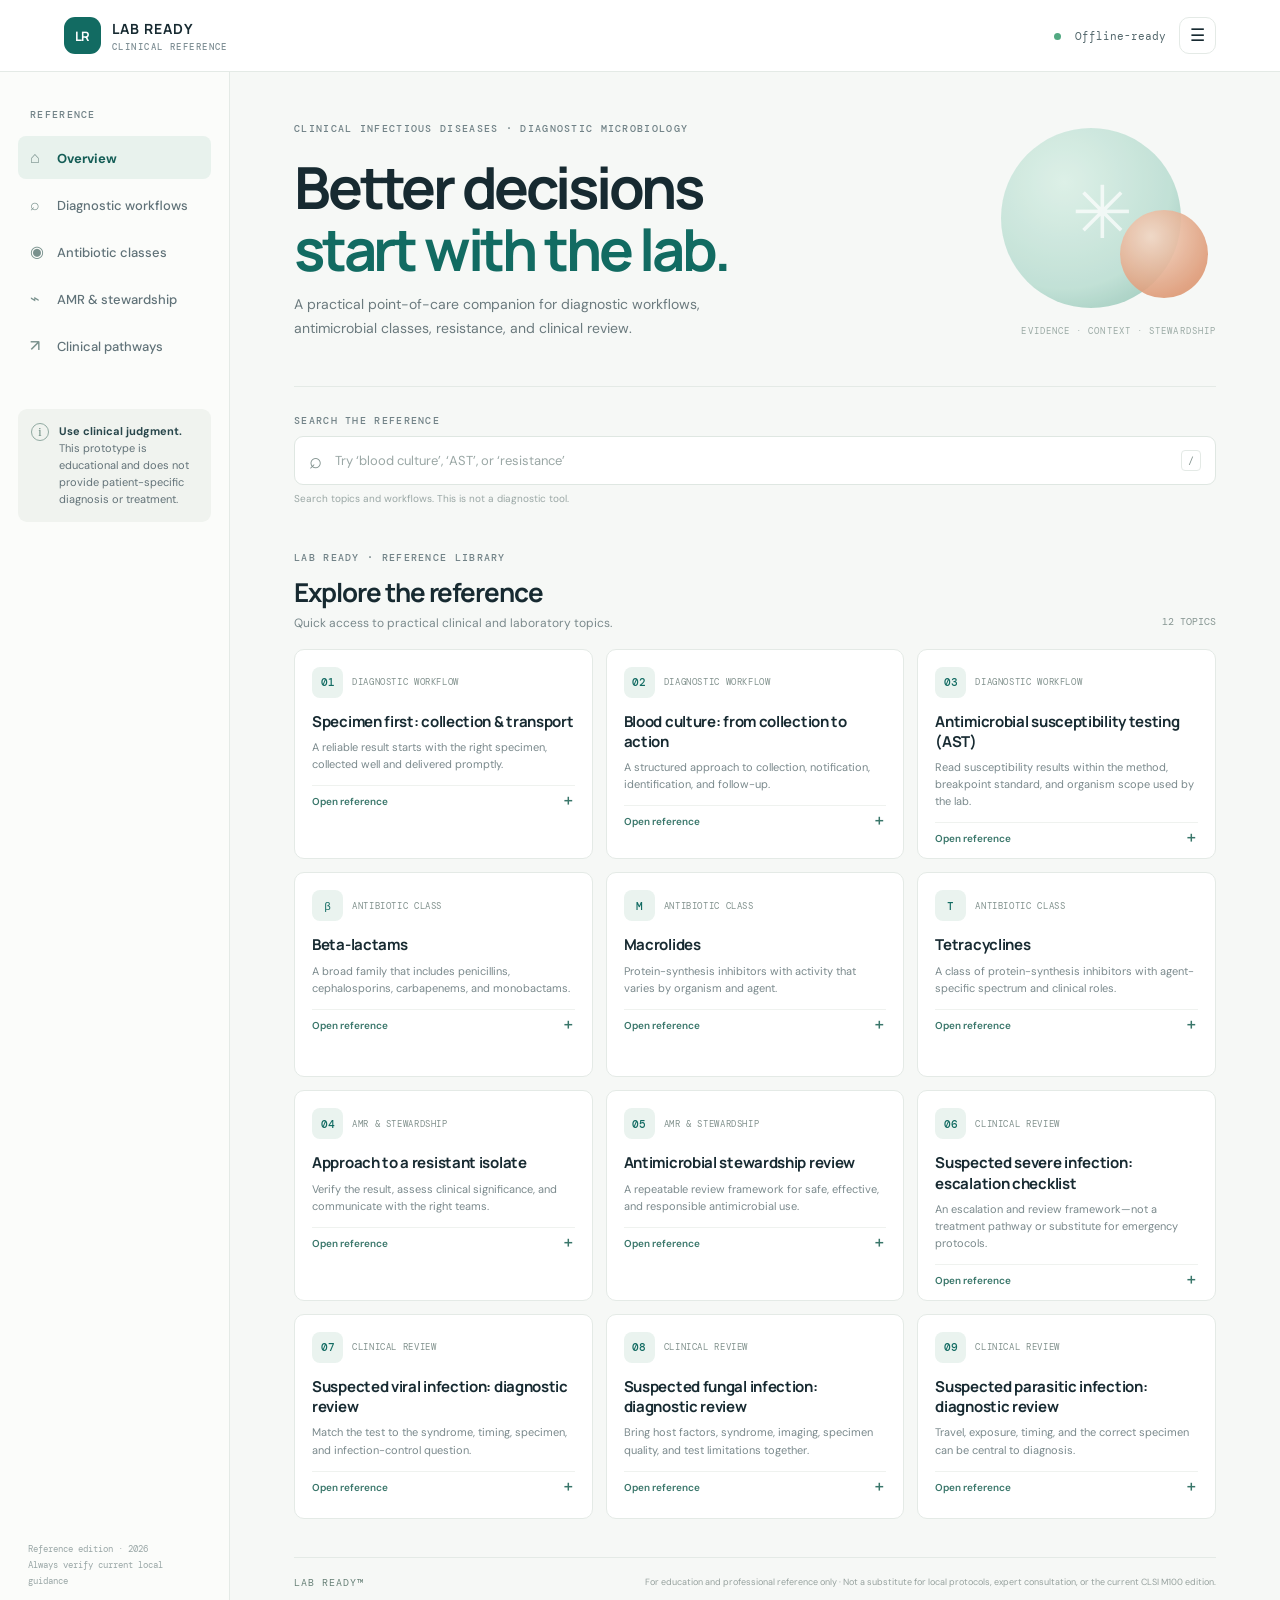
<file: index.html>
<!doctype html>
<html lang="en">
<head>
  <meta charset="utf-8" />
  <meta name="viewport" content="width=device-width, initial-scale=1" />
  <meta name="theme-color" content="#102b36" />
  <meta name="description" content="An offline-ready clinical infectious diseases and diagnostic microbiology reference prototype." />
  <link rel="manifest" href="manifest.webmanifest" />
  <link rel="icon" href="icon.svg" type="image/svg+xml" />
  <link rel="stylesheet" href="styles.css" />
  <title>LAB READY — Infectious Diseases Reference</title>
</head>
<body>
  <header class="topbar">
    <a class="brand" href="#home" aria-label="LAB READY home"><span class="brand-mark">LR</span><span>LAB <b>READY</b><small>CLINICAL REFERENCE</small></span></a>
    <div class="top-actions"><span class="offline-pill"><i></i> Offline-ready</span><button class="icon-button" id="installBtn" hidden aria-label="Install app">↓</button><button class="icon-button" id="menuBtn" aria-label="Open navigation" aria-expanded="false">☰</button></div>
  </header>
  <div class="layout">
    <aside class="sidebar" id="sidebar">
      <div class="nav-label">REFERENCE</div>
      <nav aria-label="Main navigation">
        <button class="nav-link active" data-view="home"><span>⌂</span> Overview</button>
        <button class="nav-link" data-view="workflows"><span>⌕</span> Diagnostic workflows</button>
        <button class="nav-link" data-view="antibiotics"><span>◉</span> Antibiotic classes</button>
        <button class="nav-link" data-view="resistance"><span>⌁</span> AMR & stewardship</button>
        <button class="nav-link" data-view="pathways"><span>↗</span> Clinical pathways</button>
      </nav>
      <div class="sidebar-note"><span class="note-icon">i</span><p><b>Use clinical judgment.</b><br>This prototype is educational and does not provide patient-specific diagnosis or treatment.</p></div>
      <div class="sidebar-footer">Reference edition · 2026<br>Always verify current local guidance</div>
    </aside>
    <main id="main" tabindex="-1">
      <section class="hero" id="hero">
        <div class="hero-copy"><span class="eyebrow">CLINICAL INFECTIOUS DISEASES · DIAGNOSTIC MICROBIOLOGY</span><h1>Better decisions<br><em>start with the lab.</em></h1><p>A practical point-of-care companion for diagnostic workflows, antimicrobial classes, resistance, and clinical review.</p></div>
        <div class="hero-art" aria-hidden="true"><div class="orb orb-one"></div><div class="orb orb-two"></div><div class="hero-cross">✳</div><div class="hero-caption">EVIDENCE · CONTEXT · STEWARDSHIP</div></div>
      </section>
      <section class="search-wrap" aria-label="Search reference"><label for="search">SEARCH THE REFERENCE</label><div class="search-box"><span aria-hidden="true">⌕</span><input id="search" type="search" placeholder="Try ‘blood culture’, ‘AST’, or ‘resistance’" autocomplete="off"><kbd>/</kbd></div><p class="search-hint">Search topics and workflows. This is not a diagnostic tool.</p></section>
      <section id="content" aria-live="polite"></section>
      <footer class="page-footer"><span>LAB READY™</span><span>For education and professional reference only · Not a substitute for local protocols, expert consultation, or the current CLSI M100 edition.</span></footer>
    </main>
  </div>
  <script src="app.js" defer></script>
</body>
</html>
</file>
<file: styles.css>
@import url('https://fonts.googleapis.com/css2?family=DM+Mono:wght@400;500&family=DM+Sans:wght@400;500;600;700&family=Manrope:wght@400;500;600;700;800&display=swap');
:root{--ink:#172a31;--muted:#61747a;--paper:#f6f8f6;--line:#e4eae6;--teal:#126b62;--mint:#dff1e9;--orange:#dc895b;--navy:#102b36}*{box-sizing:border-box}body{margin:0;background:var(--paper);color:var(--ink);font-family:'DM Sans',system-ui,sans-serif;font-size:15px}.topbar{height:72px;background:#fff;border-bottom:1px solid var(--line);display:flex;align-items:center;justify-content:space-between;padding:0 clamp(18px,5vw,76px);position:sticky;top:0;z-index:5}.brand{display:flex;align-items:center;gap:11px;text-decoration:none;color:var(--ink);font:700 14px Manrope,sans-serif;letter-spacing:.07em}.brand small{display:block;color:#809096;font:500 9px 'DM Mono',monospace;letter-spacing:.16em;margin-top:3px}.brand-mark{background:var(--teal);color:white;width:37px;height:37px;border-radius:11px;display:grid;place-items:center;letter-spacing:-.04em;font:700 13px Manrope}.top-actions{display:flex;align-items:center;gap:13px}.offline-pill{font:11px 'DM Mono',monospace;color:#52666b}.offline-pill i{display:inline-block;width:7px;height:7px;background:#52a982;border-radius:50%;margin-right:7px}.icon-button{width:37px;height:37px;border:1px solid var(--line);border-radius:10px;background:#fff;color:var(--ink);font-size:17px;cursor:pointer}.layout{display:grid;grid-template-columns:230px minmax(0,1fr);max-width:1440px;margin:auto;min-height:calc(100vh - 72px)}.sidebar{border-right:1px solid var(--line);padding:36px 18px 24px;display:flex;flex-direction:column;background:#fbfcfa}.nav-label,.eyebrow,.search-wrap>label{font:500 10px 'DM Mono',monospace;letter-spacing:.13em;color:#718287}.nav-label{padding:0 12px 15px}.sidebar nav{display:grid;gap:4px}.nav-link{height:43px;border:0;border-radius:8px;background:transparent;color:#607278;text-align:left;padding:0 12px;font:500 13px 'DM Sans',sans-serif;cursor:pointer}.nav-link span{display:inline-block;width:24px;color:#79918d;font-size:16px}.nav-link:hover,.nav-link.active{background:#e8f2ed;color:#145d56}.nav-link.active{font-weight:700}.sidebar-note{margin-top:42px;padding:14px 13px;background:#f0f3ef;border-radius:9px;color:#627278;display:flex;gap:10px;font-size:11px;line-height:1.55}.sidebar-note p{margin:0}.sidebar-note b{color:#28464b}.note-icon{flex:0 0 18px;width:18px;height:18px;border:1px solid #91aaa2;color:#63857a;border-radius:50%;display:grid;place-items:center;font:12px Georgia}.sidebar-footer{margin-top:auto;padding:20px 10px 0;color:#9aa7a7;font:9px/1.8 'DM Mono',monospace}main{min-width:0;padding:0 clamp(20px,5vw,72px);outline:none}.hero{min-height:278px;display:flex;align-items:center;justify-content:space-between;overflow:hidden;border-bottom:1px solid var(--line);position:relative}.hero-copy{padding:45px 0;max-width:570px;position:relative;z-index:1}.hero h1{font:700 clamp(38px,5vw,58px)/1.07 Manrope,sans-serif;letter-spacing:-.055em;margin:19px 0 13px}.hero h1 em{font-style:normal;color:var(--teal)}.hero-copy>p{max-width:490px;color:#6b7a7e;font-size:14px;line-height:1.7;margin:0}.hero-art{width:35%;height:220px;position:relative;min-width:210px}.orb{position:absolute;border-radius:50%;filter:blur(.2px)}.orb-one{width:180px;height:180px;right:35px;top:9px;background:radial-gradient(circle at 35% 30%,#d9efe5,#b9ddd1 62%,#7db7a5);opacity:.85}.orb-two{width:88px;height:88px;right:8px;top:91px;background:radial-gradient(circle at 35% 30%,#f4d8c6,#de9975 75%);opacity:.9}.hero-cross{position:absolute;right:83px;top:47px;font-size:73px;color:#fff;opacity:.72}.hero-caption{position:absolute;bottom:2px;right:0;color:#9baaa5;font:9px 'DM Mono',monospace;letter-spacing:.12em}.search-wrap{padding:27px 0 24px}.search-wrap>label{display:block;margin-bottom:9px}.search-box{display:flex;align-items:center;gap:11px;height:49px;background:#fff;border:1px solid #dfe7e2;border-radius:9px;padding:0 14px;color:#80918e}.search-box:focus-within{border-color:#72a89b;box-shadow:0 0 0 3px #126b6212}.search-box>span{font-size:22px}.search-box input{flex:1;min-width:0;border:0;outline:0;background:transparent;font:13px 'DM Sans',sans-serif;color:var(--ink)}.search-box input::placeholder{color:#9aa7a5}.search-box kbd{font:10px 'DM Mono',monospace;padding:3px 6px;border:1px solid var(--line);border-radius:4px;color:#82928e}.search-hint{margin:7px 0 0;font-size:10px;color:#9aa7a5}.section-heading{display:flex;justify-content:space-between;align-items:flex-end;margin:17px 0 18px}.section-heading h2{font:700 26px Manrope,sans-serif;letter-spacing:-.04em;margin:8px 0 5px}.section-heading p{margin:0;color:#7a898c;font-size:12px}.result-count{font:10px 'DM Mono',monospace;color:#879693;padding-bottom:3px}.card-grid{display:grid;grid-template-columns:repeat(3,minmax(0,1fr));gap:13px;padding-bottom:38px}.topic-card{min-height:205px;border:1px solid var(--line);border-radius:10px;background:#fff;padding:17px 17px 13px;transition:transform .18s,box-shadow .18s}.topic-card:hover{transform:translateY(-2px);box-shadow:0 9px 24px #18342b0c}.topic-top{display:flex;align-items:center;gap:9px}.topic-icon{width:31px;height:31px;border-radius:8px;background:#eaf3ef;color:var(--teal);display:grid;place-items:center;font:500 11px 'DM Mono',monospace}.tag{font:9px 'DM Mono',monospace;letter-spacing:.07em;color:#82928e}.topic-card h3{font:700 15px/1.35 Manrope,sans-serif;letter-spacing:-.02em;margin:14px 0 7px}.topic-card>p{font-size:11px;line-height:1.55;color:#7a898c;margin:0 0 12px}.topic-card details{border-top:1px solid #eff2ef;padding-top:9px}.topic-card summary{list-style:none;cursor:pointer;color:#39766a;font:600 10px 'DM Sans',sans-serif}.topic-card summary::-webkit-details-marker{display:none}.topic-card summary span{float:right;font-size:14px;line-height:10px}.topic-card details[open] summary span{transform:rotate(45deg)}.topic-card ul{padding-left:16px;margin:12px 0 3px;color:#617176;font-size:11px;line-height:1.65}.topic-card li{padding-left:2px;margin:7px 0}.empty{padding:45px;text-align:center;color:#83918e}.empty>span{font-size:32px}.empty h3{font:600 17px Manrope;color:var(--ink);margin:8px}.empty p{font-size:12px}.page-footer{border-top:1px solid var(--line);padding:18px 0 24px;display:flex;justify-content:space-between;gap:18px;color:#96a19e;font-size:9px;line-height:1.5}.page-footer span:first-child{font:10px 'DM Mono',monospace;letter-spacing:.1em;color:#688178;white-space:nowrap}[hidden]{display:none!important}
@media(max-width:980px){.card-grid{grid-template-columns:repeat(2,minmax(0,1fr))}.hero-art{min-width:180px}.layout{grid-template-columns:205px minmax(0,1fr)}main{padding:0 28px}}
@media(max-width:680px){.topbar{height:62px;padding:0 16px}.offline-pill{font-size:0}.offline-pill i{margin:0}.layout{display:block;min-height:calc(100vh - 62px)}.sidebar{position:fixed;z-index:4;top:62px;left:0;bottom:0;width:260px;transform:translateX(-105%);transition:transform .2s;box-shadow:8px 0 28px #142c2015}.sidebar.open{transform:translateX(0)}main{padding:0 18px}.hero{min-height:228px}.hero-copy{padding:31px 0}.hero h1{font-size:43px}.hero-art{position:absolute;right:-75px;opacity:.48;width:210px}.hero-copy>p{max-width:370px;font-size:12px}.hero .eyebrow{font-size:8px}.card-grid{grid-template-columns:1fr;gap:10px}.topic-card{min-height:0}.section-heading h2{font-size:23px}.page-footer{display:block}.page-footer span{display:block}.page-footer span:first-child{margin-bottom:7px}}
@media(prefers-reduced-motion:reduce){*,*::before,*::after{scroll-behavior:auto!important;transition:none!important}}
</file>
